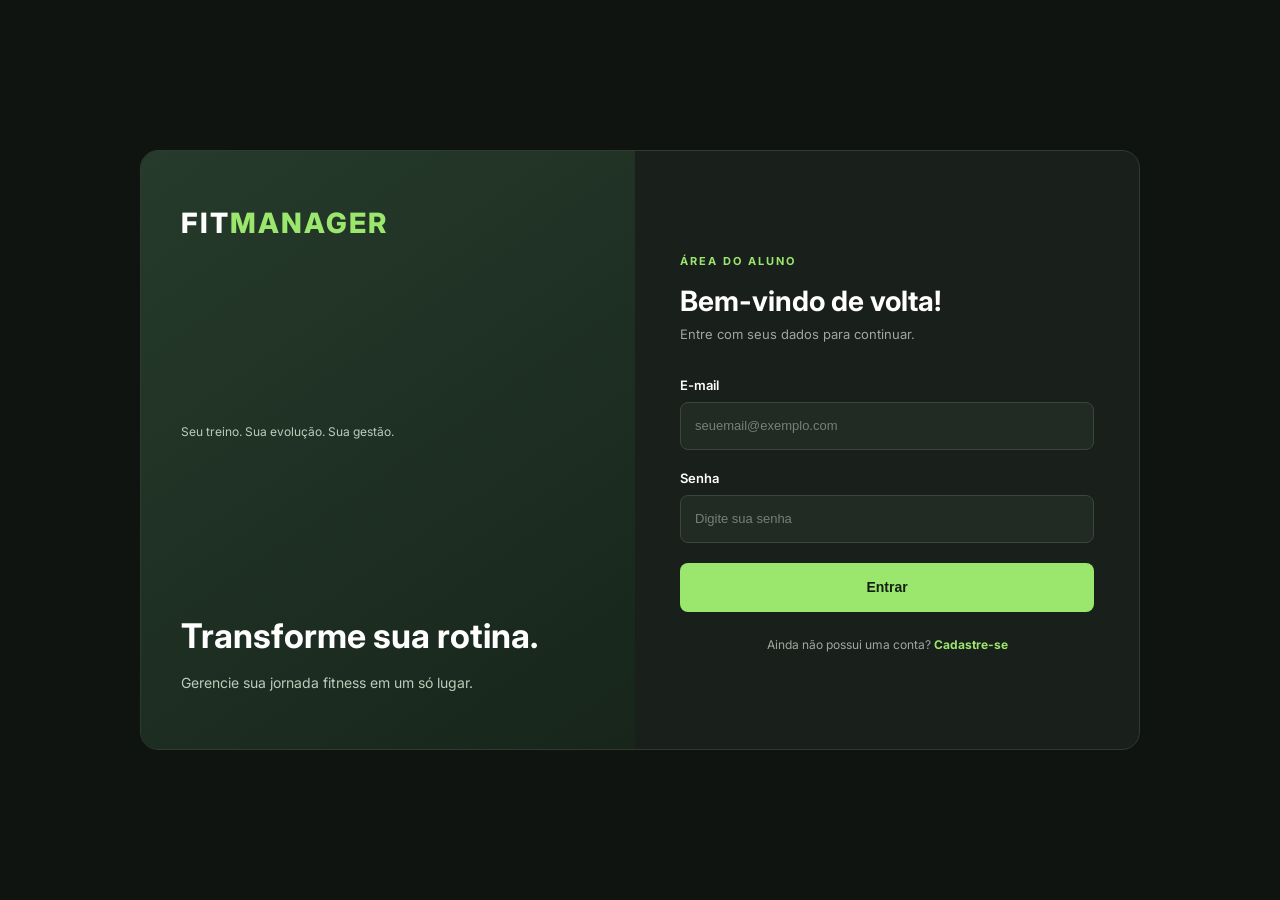
<file: index.html>
<!DOCTYPE html>
<html lang="pt-BR">
<head>
    <meta charset="UTF-8">
    <meta name="viewport" content="width=device-width, initial-scale=1.0">
    <title>FitManager | Login</title>
    <link rel="stylesheet" href="style.css">
</head>
<body>

    <main class="container">

        <section class="brand">
            <h1>FIT<span>MANAGER</span></h1>
            <p>Seu treino. Sua evolução. Sua gestão.</p>

            <div class="brand-info">
                <h2>Transforme sua rotina.</h2>
                <p>Gerencie sua jornada fitness em um só lugar.</p>
            </div>
        </section>

        <section class="form-container">

            <div class="form-header">
                <span class="tag">ÁREA DO ALUNO</span>
                <h2>Bem-vindo de volta!</h2>
                <p>Entre com seus dados para continuar.</p>
            </div>

            <form>
                <div class="input-group">
                    <label for="email">E-mail</label>
                    <input
                        type="email"
                        id="email"
                        placeholder="seuemail@exemplo.com"
                        required
                    >
                </div>

                <div class="input-group">
                    <label for="password">Senha</label>
                    <input
                        type="password"
                        id="password"
                        placeholder="Digite sua senha"
                        required
                    >
                </div>

                <button type="submit">Entrar</button>
            </form>

            <p class="register-link">
                Ainda não possui uma conta?
                <a href="cadastro.html">Cadastre-se</a>
            </p>

        </section>

    </main>

</body>
</html>
</file>
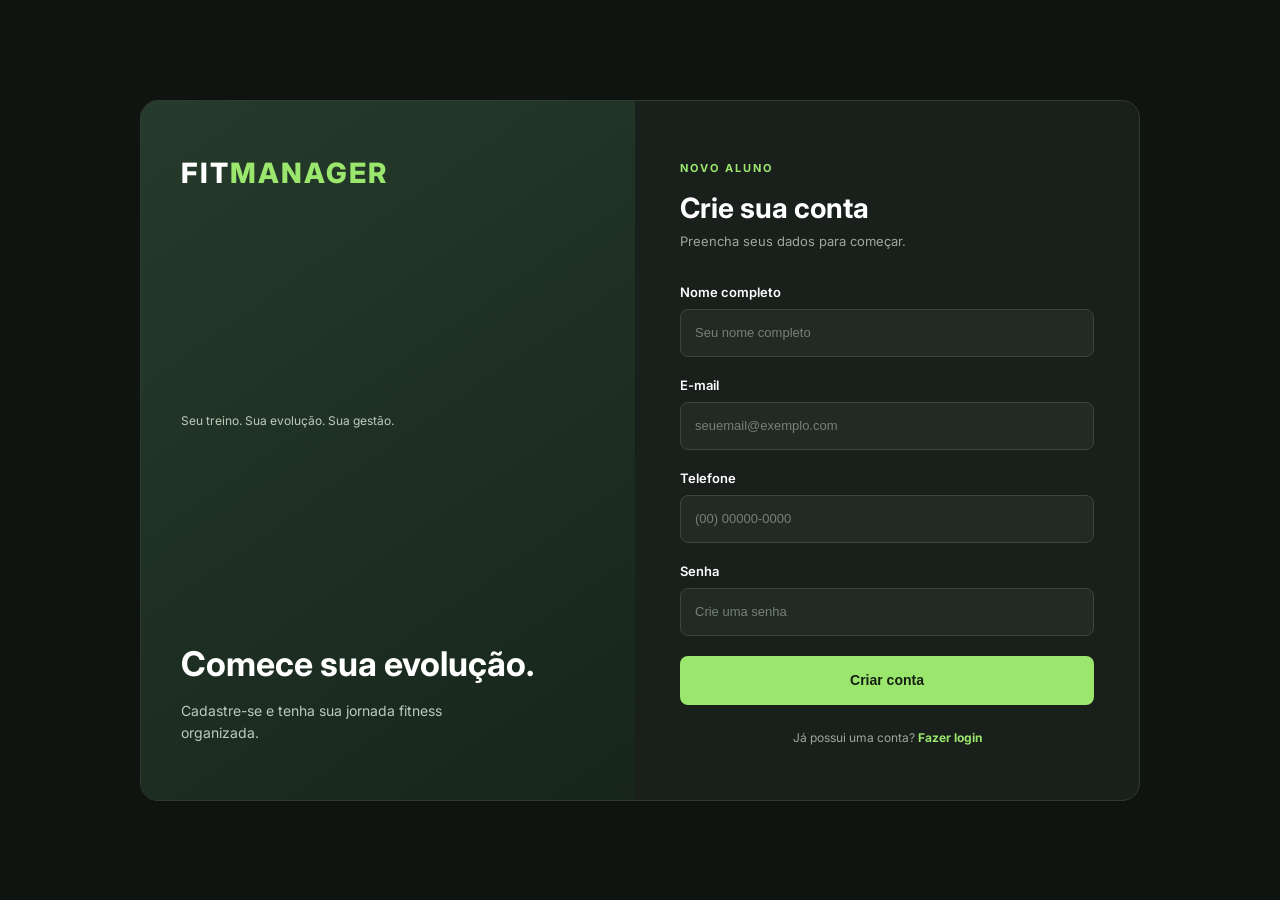
<file: cadastro.html>
<!DOCTYPE html>
<html lang="pt-BR">
<head>
    <meta charset="UTF-8">
    <meta name="viewport" content="width=device-width, initial-scale=1.0">
    <title>FitManager | Cadastro</title>
    <link rel="stylesheet" href="style.css">
</head>
<body>

    <main class="container">

        <section class="brand">
            <h1>FIT<span>MANAGER</span></h1>
            <p>Seu treino. Sua evolução. Sua gestão.</p>

            <div class="brand-info">
                <h2>Comece sua evolução.</h2>
                <p>Cadastre-se e tenha sua jornada fitness organizada.</p>
            </div>
        </section>

        <section class="form-container">

            <div class="form-header">
                <span class="tag">NOVO ALUNO</span>
                <h2>Crie sua conta</h2>
                <p>Preencha seus dados para começar.</p>
            </div>

            <form>
                <div class="input-group">
                    <label for="name">Nome completo</label>
                    <input type="text" id="name"
                        placeholder="Seu nome completo" required>
                </div>

                <div class="input-group">
                    <label for="email">E-mail</label>
                    <input type="email" id="email"
                        placeholder="seuemail@exemplo.com" required>
                </div>

                <div class="input-group">
                    <label for="phone">Telefone</label>
                    <input type="tel" id="phone"
                        placeholder="(00) 00000-0000" required>
                </div>

                <div class="input-group">
                    <label for="password">Senha</label>
                    <input type="password" id="password"
                        placeholder="Crie uma senha" required>
                </div>

                <button type="submit">Criar conta</button>
            </form>

            <p class="register-link">
                Já possui uma conta?
                <a href="index.html">Fazer login</a>
            </p>

        </section>

    </main>

</body>
</html>
</file>
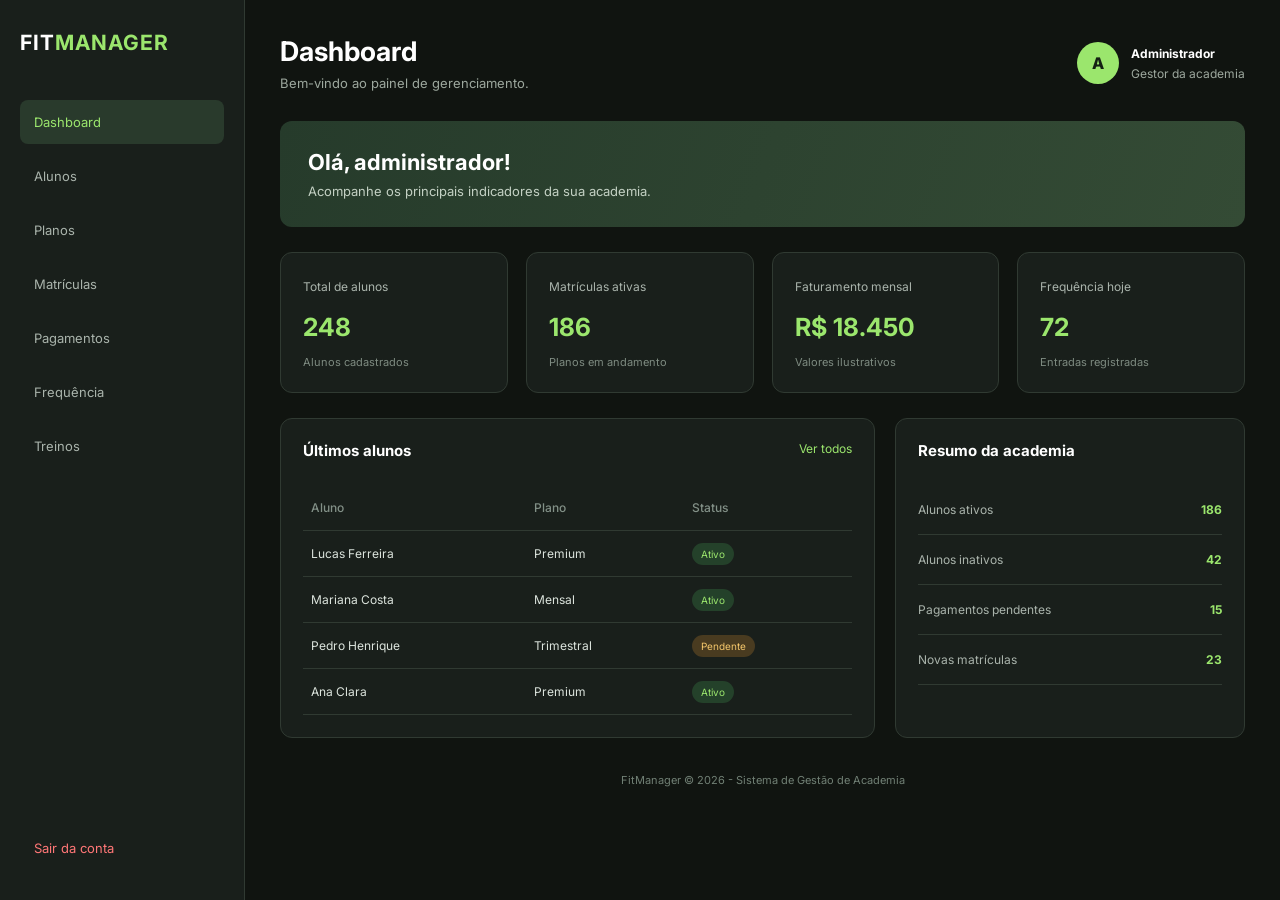
<file: dashboard.html>
<!DOCTYPE html>
<html lang="pt-BR">
<head>
    <meta charset="UTF-8">
    <meta name="viewport" content="width=device-width, initial-scale=1.0">
    <title>FitManager | Dashboard</title>
    <link rel="stylesheet" href="style.css">
</head>
<body class="dashboard-body">

    <aside class="sidebar">
        <h2>FIT<span>MANAGER</span></h2>

        <nav>
            <a href="dashboard.html" class="active">Dashboard</a>
            <a href="#">Alunos</a>
            <a href="#">Planos</a>
            <a href="#">Matrículas</a>
            <a href="#">Pagamentos</a>
            <a href="#">Frequência</a>
            <a href="#">Treinos</a>
        </nav>

        <a href="index.html" class="logout">Sair da conta</a>
    </aside>

    <main class="dashboard-main">

        <header class="dashboard-header">
            <div>
                <h1>Dashboard</h1>
                <p>Bem-vindo ao painel de gerenciamento.</p>
            </div>

            <div class="admin-profile">
                <div class="profile-avatar">A</div>
                <div>
                    <strong>Administrador</strong>
                    <small>Gestor da academia</small>
                </div>
            </div>
        </header>

        <section class="welcome">
            <div>
                <h2>Olá, administrador!</h2>
                <p>Acompanhe os principais indicadores da sua academia.</p>
            </div>
        </section>

        <section class="stats">

            <div class="stat-card">
                <span>Total de alunos</span>
                <h2>248</h2>
                <small>Alunos cadastrados</small>
            </div>

            <div class="stat-card">
                <span>Matrículas ativas</span>
                <h2>186</h2>
                <small>Planos em andamento</small>
            </div>

            <div class="stat-card">
                <span>Faturamento mensal</span>
                <h2>R$ 18.450</h2>
                <small>Valores ilustrativos</small>
            </div>

            <div class="stat-card">
                <span>Frequência hoje</span>
                <h2>72</h2>
                <small>Entradas registradas</small>
            </div>

        </section>

        <section class="dashboard-content">

            <div class="panel">
                <div class="panel-header">
                    <h3>Últimos alunos</h3>
                    <a href="#">Ver todos</a>
                </div>

                <table>
                    <thead>
                        <tr>
                            <th>Aluno</th>
                            <th>Plano</th>
                            <th>Status</th>
                        </tr>
                    </thead>

                    <tbody>
                        <tr>
                            <td>Lucas Ferreira</td>
                            <td>Premium</td>
                            <td><span class="status active-status">Ativo</span></td>
                        </tr>

                        <tr>
                            <td>Mariana Costa</td>
                            <td>Mensal</td>
                            <td><span class="status active-status">Ativo</span></td>
                        </tr>

                        <tr>
                            <td>Pedro Henrique</td>
                            <td>Trimestral</td>
                            <td><span class="status pending-status">Pendente</span></td>
                        </tr>

                        <tr>
                            <td>Ana Clara</td>
                            <td>Premium</td>
                            <td><span class="status active-status">Ativo</span></td>
                        </tr>
                    </tbody>
                </table>
            </div>

            <div class="panel">
                <div class="panel-header">
                    <h3>Resumo da academia</h3>
                </div>

                <div class="summary-item">
                    <span>Alunos ativos</span>
                    <strong>186</strong>
                </div>

                <div class="summary-item">
                    <span>Alunos inativos</span>
                    <strong>42</strong>
                </div>

                <div class="summary-item">
                    <span>Pagamentos pendentes</span>
                    <strong>15</strong>
                </div>

                <div class="summary-item">
                    <span>Novas matrículas</span>
                    <strong>23</strong>
                </div>
            </div>

        </section>

        <footer>
            FitManager © 2026 - Sistema de Gestão de Academia
        </footer>

    </main>

</body>
</html>
</file>
<file: style.css>
@import url('https://fonts.googleapis.com/css2?family=Inter:wght@400;500;600;700;800&display=swap');

* {
    margin: 0;
    padding: 0;
    box-sizing: border-box;
}

body {
    min-height: 100vh;
    display: flex;
    justify-content: center;
    align-items: center;
    background: #101410;
    font-family: 'Inter', sans-serif;
    color: #ffffff;
    padding: 30px 16px;
}

.container {
    display: flex;
    width: 100%;
    max-width: 1000px;
    min-height: 600px;
    background: #191f1b;
    border: 1px solid #303a32;
    border-radius: 18px;
    overflow: hidden;
}

/* LADO DA MARCA */

.brand {
    flex: 1;
    padding: 55px 40px;
    background: linear-gradient(145deg, #263b2b, #17251b);
    display: flex;
    flex-direction: column;
    justify-content: space-between;
}

.brand h1 {
    font-size: 28px;
    font-weight: 800;
    letter-spacing: 2px;
}

.brand h1 span {
    color: #9be66d;
}

.brand > p {
    font-size: 12px;
    color: #bdcbbb;
    margin-top: 8px;
}

.brand-info h2 {
    font-size: 34px;
    line-height: 1.2;
    margin-bottom: 15px;
}

.brand-info p {
    color: #bdcbbb;
    line-height: 1.6;
    font-size: 14px;
    max-width: 300px;
}

/* FORMULÁRIO */

.form-container {
    flex: 1;
    padding: 55px 45px;
    display: flex;
    flex-direction: column;
    justify-content: center;
}

.tag {
    color: #9be66d;
    font-size: 11px;
    font-weight: 700;
    letter-spacing: 2px;
}

.form-header h2 {
    font-size: 28px;
    margin: 15px 0 8px;
}

.form-header p {
    color: #9da89e;
    font-size: 13px;
    margin-bottom: 35px;
}

/* CAMPOS */

.input-group {
    display: flex;
    flex-direction: column;
    margin-bottom: 20px;
}

.input-group label {
    font-size: 13px;
    font-weight: 600;
    margin-bottom: 9px;
}

.input-group input {
    height: 48px;
    background: #222a24;
    border: 1px solid #3b463e;
    border-radius: 8px;
    padding: 0 14px;
    color: white;
    font-size: 13px;
    outline: none;
    transition: 0.2s;
}

.input-group input::placeholder {
    color: #748078;
}

.input-group input:focus {
    border-color: #9be66d;
}

/* BOTÃO */

button {
    width: 100%;
    height: 49px;
    background: #9be66d;
    border: none;
    border-radius: 8px;
    color: #142013;
    font-size: 14px;
    font-weight: 800;
    cursor: pointer;
    transition: 0.2s;
}

button:hover {
    background: #b0f28a;
    transform: translateY(-2px);
}

/* LINK DE CADASTRO */

.register-link {
    text-align: center;
    color: #9da89e;
    font-size: 12px;
    margin-top: 25px;
}

.register-link a {
    color: #9be66d;
    text-decoration: none;
    font-weight: 700;
}

.register-link a:hover {
    text-decoration: underline;
}

/* RESPONSIVIDADE */

@media (max-width: 700px) {
    .container {
        flex-direction: column;
        max-width: 450px;
    }

    .brand {
        min-height: 190px;
        padding: 30px;
    }

    .brand-info {
        display: none;
    }

    .form-container {
        padding: 40px 25px;
    }

    .form-header h2 {
        font-size: 24px;
    }
}

/* DASHBOARD */

.dashboard-body {
    display: flex;
    align-items: stretch;
    justify-content: flex-start;
    padding: 0;
    min-height: 100vh;
}

/* MENU LATERAL */

.sidebar {
    width: 245px;
    min-height: 100vh;
    background: #191f1b;
    border-right: 1px solid #303a32;
    padding: 30px 20px;
    display: flex;
    flex-direction: column;
    flex-shrink: 0;
}

.sidebar h2 {
    font-size: 21px;
    letter-spacing: 1px;
    margin-bottom: 45px;
}

.sidebar h2 span {
    color: #9be66d;
}

.sidebar nav {
    display: flex;
    flex-direction: column;
    gap: 10px;
}

.sidebar nav a,
.logout {
    text-decoration: none;
    color: #aab4ac;
    padding: 14px;
    border-radius: 8px;
    font-size: 13px;
    transition: 0.2s;
}

.sidebar nav a:hover,
.sidebar nav a.active {
    background: #293a2c;
    color: #9be66d;
}

.logout {
    margin-top: auto;
    color: #ff7777;
}

/* CONTEÚDO */

.dashboard-main {
    flex: 1;
    min-width: 0;
    padding: 35px;
}

.dashboard-header {
    display: flex;
    justify-content: space-between;
    align-items: center;
    gap: 20px;
    margin-bottom: 30px;
}

.dashboard-header h1 {
    font-size: 27px;
}

.dashboard-header p {
    color: #9da89e;
    font-size: 13px;
    margin-top: 7px;
}

.admin-profile {
    display: flex;
    align-items: center;
    gap: 12px;
}

.admin-profile strong,
.admin-profile small {
    display: block;
    font-size: 12px;
}

.admin-profile small {
    color: #9da89e;
    margin-top: 5px;
}

.profile-avatar {
    width: 42px;
    height: 42px;
    background: #9be66d;
    color: #142013;
    display: grid;
    place-items: center;
    border-radius: 50%;
    font-weight: 800;
}

/* BOAS-VINDAS */

.welcome {
    background: linear-gradient(110deg, #263b2b, #344b35);
    border-radius: 12px;
    padding: 28px;
    margin-bottom: 25px;
}

.welcome h2 {
    font-size: 22px;
    margin-bottom: 8px;
}

.welcome p {
    color: #c4d1c4;
    font-size: 13px;
}

/* INDICADORES */

.stats {
    display: grid;
    grid-template-columns: repeat(4, 1fr);
    gap: 18px;
    margin-bottom: 25px;
}

.stat-card {
    background: #191f1b;
    border: 1px solid #303a32;
    border-radius: 12px;
    padding: 22px;
}

.stat-card span {
    color: #aab4ac;
    font-size: 12px;
}

.stat-card h2 {
    font-size: 25px;
    margin: 17px 0 8px;
    color: #9be66d;
}

.stat-card small {
    color: #7e8b81;
    font-size: 11px;
}

/* PAINÉIS */

.dashboard-content {
    display: grid;
    grid-template-columns: 1.7fr 1fr;
    gap: 20px;
}

.panel {
    background: #191f1b;
    border: 1px solid #303a32;
    border-radius: 12px;
    padding: 22px;
    min-width: 0;
}

.panel-header {
    display: flex;
    justify-content: space-between;
    margin-bottom: 25px;
}

.panel-header h3 {
    font-size: 15px;
}

.panel-header a {
    color: #9be66d;
    text-decoration: none;
    font-size: 12px;
}

table {
    width: 100%;
    border-collapse: collapse;
    text-align: left;
}

th, td {
    padding: 15px 8px;
    border-bottom: 1px solid #303a32;
    font-size: 12px;
}

th {
    color: #829087;
    font-weight: 500;
}

td {
    color: #dce4dd;
}

.status {
    padding: 5px 9px;
    border-radius: 20px;
    font-size: 10px;
}

.active-status {
    background: #24412a;
    color: #9be66d;
}

.pending-status {
    background: #493b20;
    color: #f5c76b;
}

/* RESUMO */

.summary-item {
    display: flex;
    justify-content: space-between;
    padding: 17px 0;
    border-bottom: 1px solid #303a32;
    font-size: 12px;
}

.summary-item span {
    color: #aab4ac;
}

.summary-item strong {
    color: #9be66d;
}

.dashboard-main footer {
    text-align: center;
    color: #718075;
    font-size: 11px;
    margin-top: 35px;
}

/* RESPONSIVIDADE */

@media (max-width: 1050px) {
    .stats {
        grid-template-columns: repeat(2, 1fr);
    }

    .dashboard-content {
        grid-template-columns: 1fr;
    }
}

@media (max-width: 700px) {
    .dashboard-body {
        flex-direction: column;
    }

    .sidebar {
        width: 100%;
        min-height: auto;
        padding: 20px;
    }

    .sidebar h2 {
        margin-bottom: 20px;
    }

    .sidebar nav {
        flex-direction: row;
        flex-wrap: wrap;
    }

    .logout {
        margin-top: 15px;
    }

    .dashboard-main {
        padding: 20px;
    }

    .dashboard-header {
        align-items: flex-start;
    }

    .admin-profile {
        display: none;
    }

    .stats {
        grid-template-columns: 1fr;
    }

    .panel {
        overflow-x: auto;
    }
}
</file>
